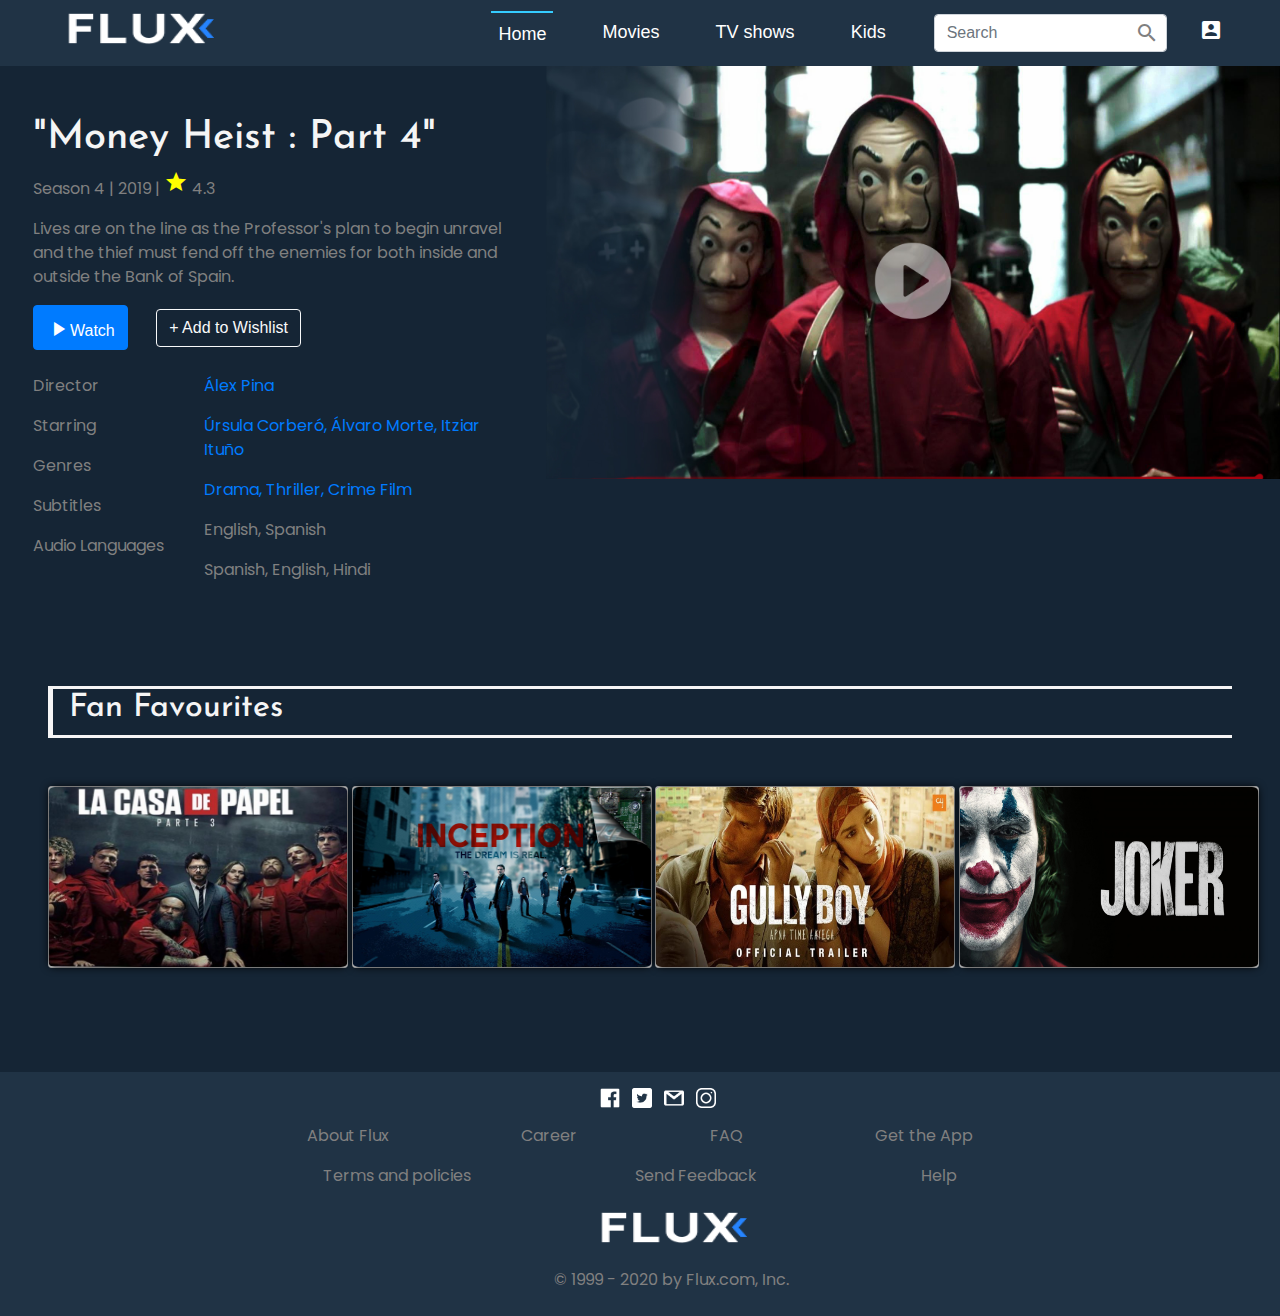
<file: pages/page.html>
<!doctype html>
<html lang="en">
<head>
    <meta charset="UTF-8">
    <meta name="viewport"
          content="width=device-width, user-scalable=no, initial-scale=1.0, maximum-scale=1.0, minimum-scale=1.0">
    <meta http-equiv="X-UA-Compatible" content="ie=edge">
    <!--    font-awesome-->
    <link rel="stylesheet" href="https://stackpath.bootstrapcdn.com/font-awesome/4.7.0/css/font-awesome.min.css">
    <link href="https://fonts.googleapis.com/icon?family=Material+Icons" rel="stylesheet">
    <!-- Latest compiled and minified CSS -->
    <link rel="stylesheet" href="https://stackpath.bootstrapcdn.com/bootstrap/4.4.1/css/bootstrap.min.css"
          integrity="sha384-Vkoo8x4CGsO3+Hhxv8T/Q5PaXtkKtu6ug5TOeNV6gBiFeWPGFN9MuhOf23Q9Ifjh" crossorigin="anonymous">

    <link rel="stylesheet" href="../css/style1.css">

    <link href="https://fonts.googleapis.com/css2?family=Josefin+Sans:ital,wght@0,100;0,200;0,300;0,400;0,500;
    0,600;0,700;1,100;1,200;1,300;1,400;1,500;1,600;1,700&family=Poppins:ital,wght@0,100;0,200;0,300;0,400;0,500;
    0,600;0,700;0,800;0,900;1,100;1,200;1,300;1,400;1,500;1,600;1,700;1,800;1,900&display=swap" rel="stylesheet">

    <title>FLUX2</title>

</head>
<body>
<!-- Navigation Bar -->
<nav class="navbar navbar-expand-lg navbar-light">
    <a class="navbar-brand pl-5 logo" href="#"><img class="img-responsive" src="../images/logo.png" alt="logo"></a>
    <button class="navbar-toggler" type="button" data-toggle="collapse" data-target="#navbarSupportedContent"
            aria-controls="navbarSupportedContent" aria-expanded="false" aria-label="Toggle navigation">
        <span class="navbar-toggler-icon"></span>
    </button>

    <div class="collapse navbar-collapse" id="navbarSupportedContent">
        <ul class="navbar-nav ml-auto">
            <li class="nav-item active">
                <a class="nav-link pr-5" href="#">Home <span class="sr-only">(current)</span></a>
            </li>
            <li class="nav-item">
                <a class="nav-link pr-5" href="#">Movies</a>
            </li>
            <li class="nav-item">
                <a class="nav-link pr-5" href="#">TV shows</a>
            </li>
            <li class="nav-item">
                <a class="nav-link pr-5" href="#">Kids</a>
            </li>
        </ul>
        <form class="form-inline my-2 my-lg-0">
            <input class="form-control mr-sm-2" type="search" placeholder="Search" aria-label="Search">
            <a href="#" class="icon"><span class="material-icons">search</span></a>
        </form>
        <a href="#" class="account"><span class="material-icons">account_box</span></a>
    </div>
</nav>

<!--    banner-->
<div class="container-fluid">
    <div class="row">
        <div class="col-lg-5 col-md-12 pl-5 py-5">
            <div class="detail">
                <div class="detail_heading">
                    <h1>
                        "Money Heist : Part 4"
                    </h1>
                </div>
                <div class="detail_content">
                    <p>Season 4 | 2019 | <span class="material-icons">grade</span> 4.3</p>
                    <p>Lives are on the line as the Professor's plan to begin unravel and the thief must fend off the
                        enemies for both inside and outside the Bank of Spain.</p>
                </div>
                <div class="detail_btn">
                    <button class="btn btn-primary mr-4"><span class="material-icons">play_arrow</span>Watch</button>
                    <button class="btn btn-outline-light">+ Add to Wishlist</button>
                </div>
                <div class="table my-4">
                    <div class="row">
                        <div class="col-4">
                            <p>Director</p>
                            <p>Starring</p>
                            <p>Genres</p>
                            <p>Subtitles</p>
                            <p>Audio Languages</p>
                        </div>
                        <div class="col-8">
                            <p><a href="#">Álex Pina</a></p>
                            <p><a href="#">Úrsula Corberó, Álvaro Morte, Itziar Ituño</a></p>
                            <p><a href="#">Drama, Thriller, Crime Film</a></p>
                            <p>English, Spanish</p>
                            <p>Spanish, English, Hindi</p>
                        </div>
                    </div>
                </div>
            </div>
        </div>
        <div class="col-lg-7 col-md-12">
            <img class="img-fluid mx-auto" src="../images/mh-3.jpg" alt="mh">
        </div>
    </div>
</div>


<!--fan-favourite-->
<div class="section py-3 mx-5">
    <div class="heading mb-5">
        <h2 class="pl-3">Fan Favourites</h2>
    </div>
    <div class="row">
        <div class="mx-auto mb-4 d-block col-lg-3 col-sm-6">
            <div class="card effect3">
                <div class="card-footer m2">
                    <div class="card-footer__info">
                        <div style="justify-content: space-between; display: flex">
                            <h6 class="card-footer__title"><img style="width: 20px; height: 20px; box-shadow: none; " src="../images/play.png" alt="add">La Casa De Papel</h6>
                            <img style="width: 20px; height: 20px; box-shadow: none; margin-top: 3%" src="../images/add.png" alt="add">
                        </div>
                        <small><p>A coming-of-age story based on the lives of street rappers in Mumbai<br>2 hr 33 min. | 2019 | <span style="color: yellow" class="material-icons">grade</span> 4.3</p></small>
                    </div>
                </div>
                <div class="card-body">
                    <img src="../images/lcdp.jpeg" class="card-image">
                </div>
            </div>
        </div>
        <div class="mx-auto d-block mb-4 col-lg-3 col-sm-6">
            <div class="card effect3">
                <div class="card-footer m2">
                    <div class="card-footer__info">
                        <div style="justify-content: space-between; display: flex">
                            <h6 class="card-footer__title"><img style="width: 20px; height: 20px; box-shadow: none; " src="../images/play.png" alt="add">Inception</h6>
                            <img style="width: 20px; height: 20px; box-shadow: none; margin-top: 3%" src="../images/add.png" alt="add">
                        </div>
                        <small><p>A coming-of-age story based on the lives of street rappers in Mumbai<br>2 hr 33 min. | 2019 | <span style="color: yellow" class="material-icons">grade</span> 4.3</p></small>
                    </div>
                </div>
                <div class="card-body">
                    <img src="../images/incep.jpeg" class="card-image">
                </div>
            </div>
        </div>
        <div class="mx-auto d-block mb-4 col-lg-3 col-sm-6">
            <div class="card effect3">
                <div class="card-footer m2">
                    <div class="card-footer__info">
                        <div style="justify-content: space-between; display: flex">
                            <h6 class="card-footer__title"><img style="width: 20px; height: 20px; box-shadow: none; " src="../images/play.png" alt="add">Gully Boy</h6>
                            <img style="width: 20px; height: 20px; box-shadow: none; margin-top: 3%" src="../images/add.png" alt="add">
                        </div>
                        <small><p>A coming-of-age story based on the lives of street rappers in Mumbai<br>2 hr 33 min. | 2019 | <span style="color: yellow" class="material-icons">grade</span> 4.3</p></small>
                    </div>
                </div>
                <div class="card-body">
                    <img src="../images/gully.jpeg" class="card-image">
                </div>
            </div>
        </div>
        <div class="mx-auto d-block mb-4 col-lg-3 col-sm-6">
            <div class="card effect3">
                <div class="card-footer m2">
                    <div class="card-footer__info">
                        <div style="justify-content: space-between; display: flex">
                            <h6 class="card-footer__title"><img style="width: 20px; height: 20px; box-shadow: none; " src="../images/play.png" alt="add">Joker</h6>
                            <img style="width: 20px; height: 20px; box-shadow: none; margin-top: 3%" src="../images/add.png" alt="add">
                        </div>
                        <small><p>A coming-of-age story based on the lives of street rappers in Mumbai<br>2 hr 33 min. | 2019 | <span style="color: yellow" class="material-icons">grade</span> 4.3</p></small>
                    </div>
                </div>
                <div class="card-body">
                    <img src="../images/joker.jpeg" class="card-image">
                </div>
            </div>
        </div>
    </div>
</div>


<!--footer-->
<div class="footer">
    <div class="container-fluid mt-5">
        <div class="row d-flex justify-content-center py-3">
            <div class="icon-wrapper">
                <img src="../images/facebook.png" alt="fb">
                <img src="../images/twitter.png" alt="twitter">
                <img src="../images/gmail.png" alt="gmail">
                <img src="../images/instagram.png" alt="insta">
            </div>
        </div>
        <div class="links">
            <div class="row d-flex justify-content-around">
                <p>About Flux</p>
                <p>Career</p>
                <p>FAQ</p>
                <p>Get the App</p>
            </div>
        </div>
        <div class="links">
            <div class="row d-flex justify-content-around">
                <p>Terms and policies</p>
                <p>Send Feedback</p>
                <p>Help</p>
            </div>
        </div>
        <div class="logo">
            <div class="row d-flex justify-content-center ml-5 py-2">
                <img src="../images/logo.png" alt="logo">
            </div>
        </div>
        <div class="signature">
            <div class="row d-flex justify-content-center ml-5 py-2">
                <p>
                    &copy; 1999 - 2020 by Flux.com, Inc.
                </p>
            </div>
        </div>
    </div>
</div>


<script src="https://code.jquery.com/jquery-3.4.1.slim.min.js"
        integrity="sha384-J6qa4849blE2+poT4WnyKhv5vZF5SrPo0iEjwBvKU7imGFAV0wwj1yYfoRSJoZ+n"
        crossorigin="anonymous"></script>
<script src="https://cdn.jsdelivr.net/npm/popper.js@1.16.0/dist/umd/popper.min.js"
        integrity="sha384-Q6E9RHvbIyZFJoft+2mJbHaEWldlvI9IOYy5n3zV9zzTtmI3UksdQRVvoxMfooAo"
        crossorigin="anonymous"></script>
<script src="https://stackpath.bootstrapcdn.com/bootstrap/4.4.1/js/bootstrap.min.js"
        integrity="sha384-wfSDF2E50Y2D1uUdj0O3uMBJnjuUD4Ih7YwaYd1iqfktj0Uod8GCExl3Og8ifwB6"
        crossorigin="anonymous"></script>
</body>
</html>
</file>
<file: css/style1.css>
body {
    padding: 0;
    margin: 0;
    background-color: #152535;
    overflow-x: hidden;
}
p{
    font-family: 'Poppins', sans-serif;
}
h1,h2{
    font-family: 'Josefin Sans', sans-serif;
}
.container-fluid {
    padding: 0!important;
    margin: 0!important;
}

/*navbar*/

.navbar {
    background-color: #203345;
    color: white;
}
.logo img{
    width: 100px;
    height: 100%;
}
.navbar-nav {
    display: flex;
}
.navbar-light .navbar-nav .nav-link {
    color: white !important;
    font-size: 18px;
}
.navbar-light .navbar-nav .active>.nav-link {
    border-top: rgb(53, 204, 255) 2px solid;
    text-align: left;
    width: 60%;
    color: white;
    font-weight: 500;
    font-size: 18px;
}
.search{
    border: none;
    height: 40px;
    color: white;
    border-radius:5%;
    background-color: #152535;
    transition: all 1s;
}
.icon{
    position: relative;
    top: 3px;
    right: 40px;
    color: gray;
}
.account, .account:hover{
    color: white;
    padding-right: 4%;
}


/*banner*/
.banner {
    height: 100vh;
}
.content p {
    color: lightgray;
    font-size: 18px;
}
button .material-icons {
    position: relative;
    top: 5px;
}
.poster {
    left: 2%;
}



/*fan-favourite*/
.heading {
    color: whitesmoke;
    border-left: thick solid whitesmoke;
    border-block-style: solid;
}
.section img {
    width: 300px;
    height: 180px;
    border-radius: 2%;
    box-shadow: 0 0 8px 0 #000000;
}



/*languages*/
.language img {
    width: 150px;
    height: 150px;
}



/*top rated*/

.rated img {
    margin-left: 2%;
    border-radius: 2%;
}
.rated .material-icons {
    color: yellow;
}



/*footer*/
.footer{
    margin-top: 5%;
    background-color: #203345;
    color: gray;
}
.icon-wrapper {
    display: flex;
}
.icon-wrapper img {
    margin-right: 15%;
    width: 20px;
    height: 20px;
    border-radius: 10%;
}
.links{
    padding: 0 20%;
}
.logo img{
    width: 150px;
    height: 40px;
}




/*page2 banner*/
.detail {
}
.detail_heading{
    color: whitesmoke;
}
.detail_content{
    color: gray;
}
.detail_content .material-icons {
    color: yellow;
}
.table {
    color: gray;
}



/*Media-queries*/
@media screen and (max-width: 1000px) {
    .poster_img {
        display: none;
    }
    .content p{
        font-size: 14px;
    }
    .banner {
        height: 70vh;
    }
    .table {
        font-size: 12px;
    }
    .hide{
        display: none;
    }
    .rated h3{
        font-size: 18px;
    }
}



/*card-css*/

:root {
    --clr-dark: #3c3c3c;
    --clr-gray: #9c9c9c;
    --clr-light: #203345;
    --transition: all .4s ease;
}

.card {
    position: relative;
    width: 300px;
    left: 0;
    right: 0;
    margin: 0 auto;
    cursor: pointer;
    transition: var(--transition);
}
.card-body {
    padding: 0!important;
}
.card:hover {
    transform: scale(1.23);
    z-index: 10;
}
.card .card-image {
    position: relative;
    width: 100%;
}

/* Card Footer */
.card-footer {
    display: flex;
    position: absolute;
    height: 200px;
    bottom: 5px;
    width: 100%;
    border-radius: 5%;
    background: var(--clr-light);
    align-items: center;
    transition: var(--transition);
    visibility: hidden;
}
.card-footer__info {
    /*padding: 5px;*/
}
.card-footer__title {
    justify-content: space-around;
    color: #ffffff;
    font-weight: 600;
    margin: 0;
    padding: 0;
}
.card-footer__info small {
    font-size: 12px;
    font-weight: 200;
    margin: 0;
    padding: 0;
    color: gray;
}
.card:hover .card-footer {
    bottom: -75px;
    box-shadow: 0 15px 12px -7px rgba(0, 0, 0, .1);
    z-index: -2;
    visibility: visible;
}

/*Effect 3*/
.card.effect3 .card-header, .card.effect3 .card-footer {
    left: 15px;
    right: 15px;
    height: 140px;
    width: calc(100% - 30px);
}
.card.effect3:hover .card-footer {
    bottom: -130px;
}
</file>
